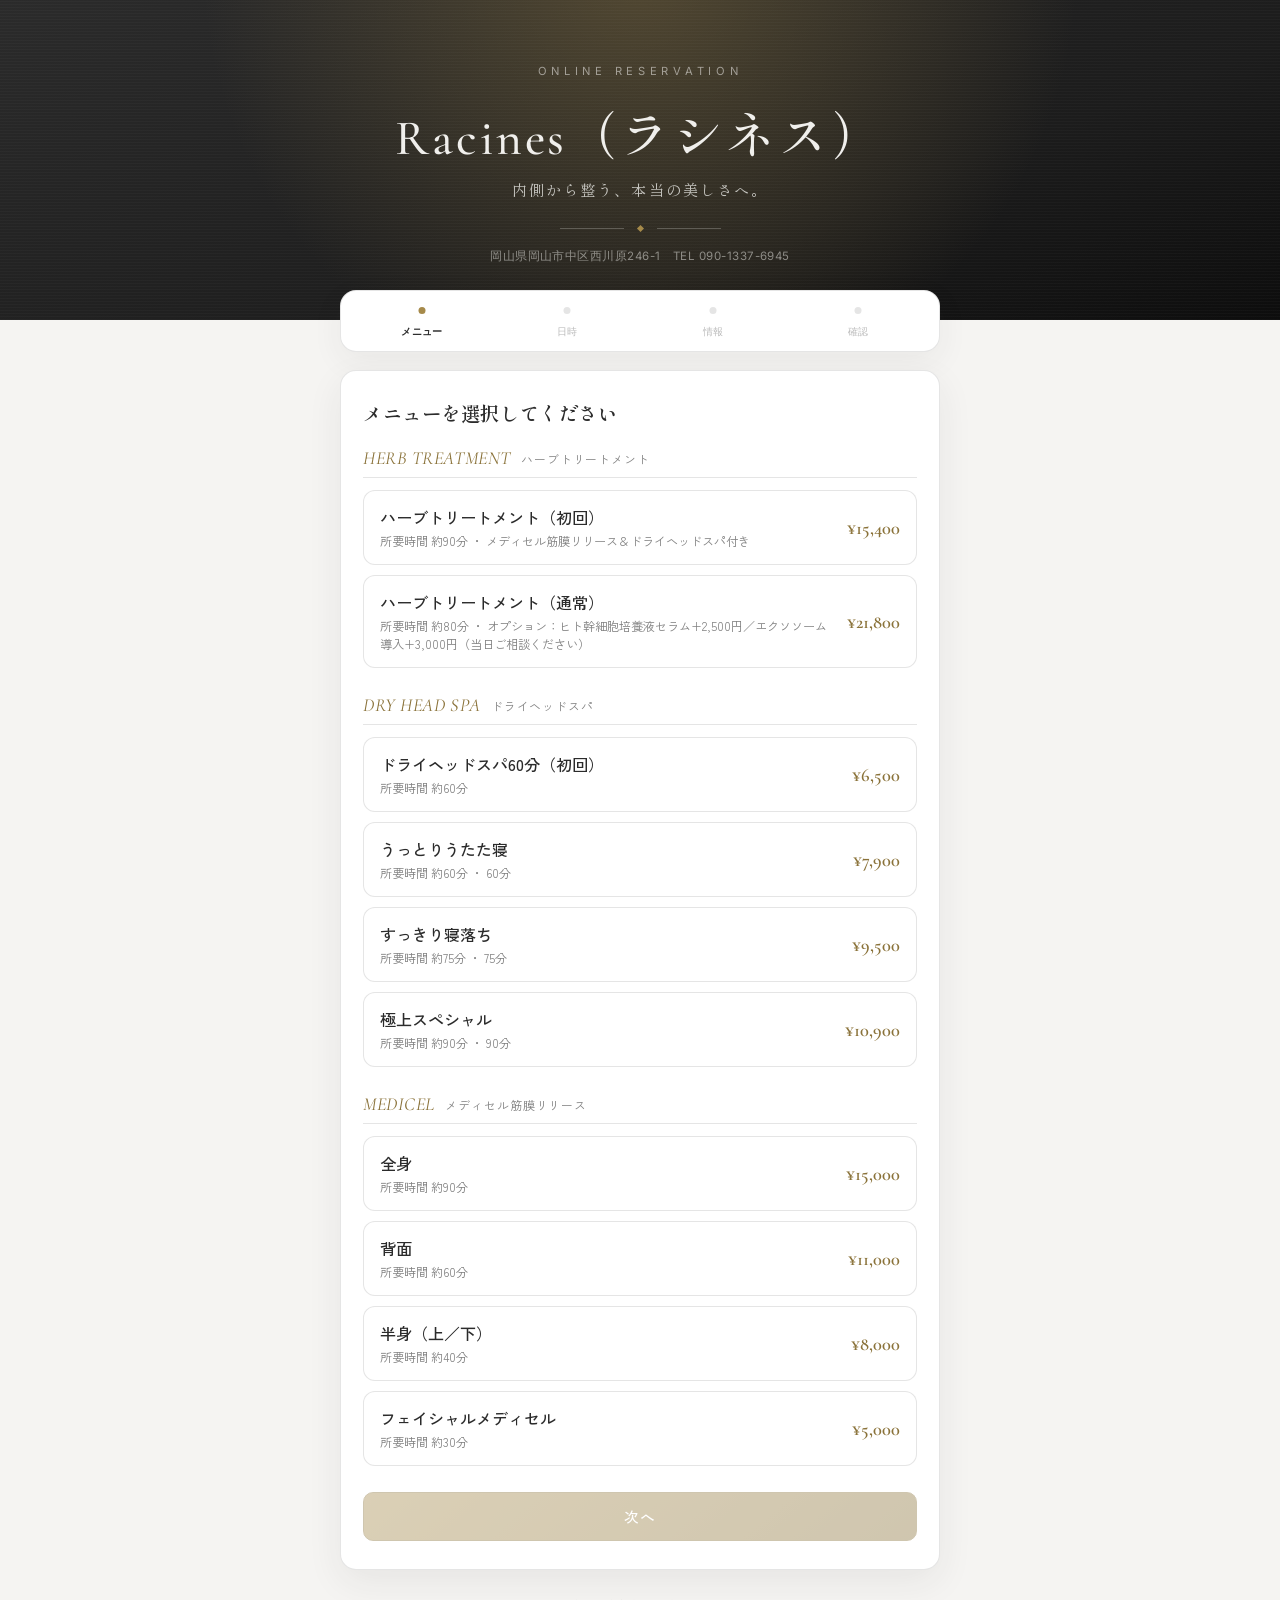
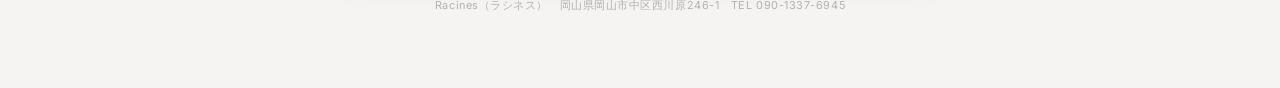
<file: index.html>
<!DOCTYPE html>
<html lang="ja">
<head>
<meta charset="UTF-8">
<meta name="viewport" content="width=device-width, initial-scale=1.0">
<title>ご予約 | SAMPLE HAIR SALON</title>
<link rel="stylesheet" href="style.css">
</head>
<body>
<header class="hero">
  <div class="hero__inner">
    <p class="hero__eyebrow">ONLINE RESERVATION</p>
    <h1 class="hero__name" id="salonName">SALON NAME</h1>
    <p class="hero__tagline" id="salonTagline"></p>
    <div class="hero__divider"><span></span></div>
    <p class="hero__meta" id="salonMeta"></p>
  </div>
</header>

<div class="app">
  <div id="demoBanner" class="demo-banner" style="display:none;">
    デモモードで動作中です（実際のカレンダーには反映されません）。README.mdの手順でGASを接続すると本番連携します。
  </div>

  <nav class="steps" id="steps"></nav>

  <main class="card" id="stepContainer"></main>

  <footer class="app-footer">
    <p id="salonFooterMeta"></p>
  </footer>
</div>

<script src="config.js"></script>
<script src="app.js"></script>
</body>
</html>
</file>
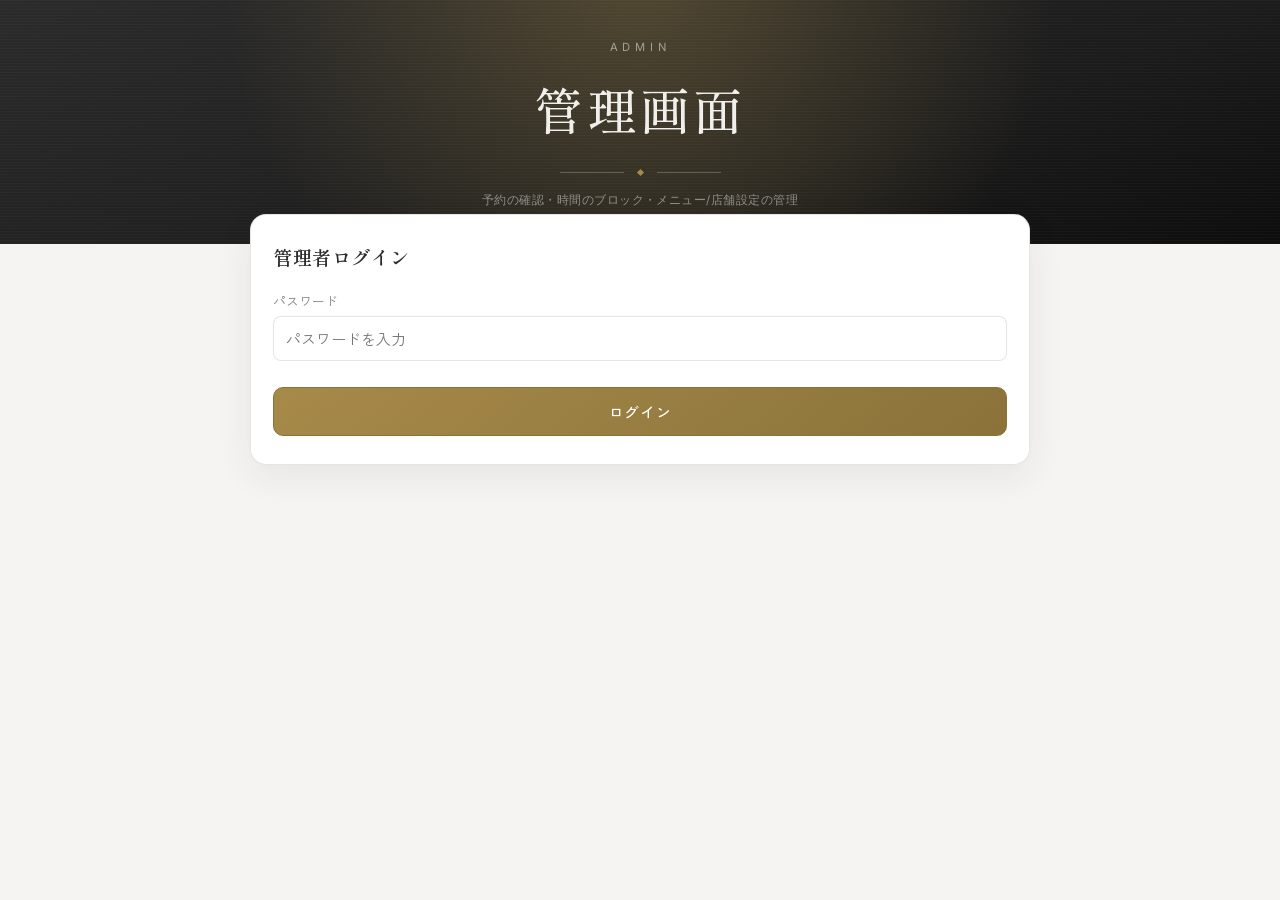
<file: admin.html>
<!DOCTYPE html>
<html lang="ja">
<head>
<meta charset="UTF-8">
<meta name="viewport" content="width=device-width, initial-scale=1.0">
<meta name="robots" content="noindex, nofollow">
<title>管理画面</title>
<link rel="stylesheet" href="style.css">
<link rel="stylesheet" href="admin.css">
</head>
<body>
  <header class="hero hero--admin">
    <div class="hero__inner">
      <p class="hero__eyebrow">ADMIN</p>
      <h1 class="hero__name" id="adminSalonName">管理画面</h1>
      <div class="hero__divider"><span></span></div>
      <p class="hero__meta">予約の確認・時間のブロック・メニュー/店舗設定の管理</p>
    </div>
  </header>

  <div class="app admin-app">
    <div id="demoNotice" class="demo-banner" style="display:none;">
      デモモードのため管理画面は利用できません。config.js の API_URL を設定してください。
    </div>

    <div id="loginScreen" class="card">
      <h2>管理者ログイン</h2>
      <div class="field">
        <label>パスワード</label>
        <input type="password" id="loginPassword" placeholder="パスワードを入力">
      </div>
      <p id="loginError" class="field-error" style="display:none;">パスワードが違います</p>
      <div class="btn-row">
        <button class="btn btn-primary" id="loginBtn">ログイン</button>
      </div>
    </div>

    <div id="dashboard" style="display:none;">
      <nav class="admin-tabs" id="adminTabs">
        <button class="admin-tab active" data-tab="reservations">予約一覧</button>
        <button class="admin-tab" data-tab="block">時間をブロック</button>
        <button class="admin-tab" data-tab="menu">メニュー</button>
        <button class="admin-tab" data-tab="settings">店舗設定</button>
      </nav>
      <main class="card" id="adminContainer"></main>
    </div>
  </div>

  <script src="config.js"></script>
  <script src="admin.js"></script>
</body>
</html>
</file>
<file: style.css>
@import url("https://fonts.googleapis.com/css2?family=Shippori+Mincho:wght@400;500;600;700&family=Cormorant+Garamond:ital,wght@0,400;0,500;1,400&family=Zen+Kaku+Gothic+New:wght@400;500;700&family=Inter:wght@400;500;600;700&display=swap");

:root {
  --bg: #f5f4f2;
  --card: #ffffff;
  --ink: #2b2b2b;
  --ink2: rgba(43, 43, 43, 0.6);
  --ink3: rgba(43, 43, 43, 0.32);
  --ac: #a68a4a;
  --ac-d: #8a7239;
  --ac-soft: rgba(166, 138, 74, 0.1);
  --line: rgba(43, 43, 43, 0.12);
  --danger: #a8443b;
  --radius: 16px;
}

* { box-sizing: border-box; }

body {
  margin: 0;
  background: var(--bg);
  color: var(--ink);
  font-family: "Zen Kaku Gothic New", "Noto Sans JP", sans-serif;
  -webkit-font-smoothing: antialiased;
}

/* ---------- ヒーロー ---------- */
.hero {
  position: relative;
  background:
    radial-gradient(circle at 50% -10%, rgba(166, 138, 74, 0.35), transparent 60%),
    linear-gradient(160deg, #2b2b2b 0%, #1c1c1c 65%, #0d0d0d 100%);
  color: #f0efec;
  padding: 64px 20px 56px;
  text-align: center;
  overflow: hidden;
}

.hero::before {
  content: "";
  position: absolute;
  inset: 0;
  background-image:
    repeating-linear-gradient(0deg, rgba(255,255,255,0.025) 0 1px, transparent 1px 3px);
  pointer-events: none;
}

.hero__inner { position: relative; max-width: 560px; margin: 0 auto; }

.hero__eyebrow {
  font-family: "Inter", sans-serif;
  font-size: 0.7rem;
  letter-spacing: 0.42em;
  color: rgba(240, 239, 236, 0.55);
  margin: 0 0 18px;
  text-transform: uppercase;
}

.hero__name {
  font-family: "Cormorant Garamond", "Shippori Mincho", serif;
  font-weight: 500;
  font-size: clamp(2.2rem, 7vw, 3.1rem);
  letter-spacing: 0.06em;
  margin: 0 0 10px;
}

.hero__tagline {
  font-family: "Shippori Mincho", serif;
  font-size: 0.95rem;
  letter-spacing: 0.14em;
  color: rgba(240, 239, 236, 0.78);
  margin: 0;
}

.hero__divider {
  display: flex;
  align-items: center;
  justify-content: center;
  margin: 26px 0 18px;
}

.hero__divider span {
  width: 5px;
  height: 5px;
  background: var(--ac);
  transform: rotate(45deg);
}

.hero__divider::before,
.hero__divider::after {
  content: "";
  height: 1px;
  width: 64px;
  background: rgba(240, 239, 236, 0.25);
  margin: 0 14px;
}

.hero__meta {
  font-family: "Inter", sans-serif;
  font-size: 0.72rem;
  letter-spacing: 0.04em;
  color: rgba(240, 239, 236, 0.5);
  margin: 0;
}

/* ---------- 本体 ---------- */
.app {
  max-width: 640px;
  margin: -30px auto 0;
  padding: 0 20px 64px;
  position: relative;
}

.demo-banner {
  background: #fdf3e2;
  border: 1px solid #e6c288;
  color: #7a5a10;
  font-size: 0.76rem;
  padding: 10px 16px;
  border-radius: 10px;
  text-align: center;
  margin-bottom: 18px;
}

/* ステップインジケーター */
.steps {
  display: flex;
  justify-content: space-between;
  margin-bottom: 18px;
  gap: 4px;
  background: var(--card);
  border-radius: var(--radius);
  border: 1px solid var(--line);
  padding: 16px 10px 12px;
  box-shadow: 0 10px 32px rgba(43, 43, 43, 0.06);
}

.step-dot {
  flex: 1;
  text-align: center;
  font-size: 0.64rem;
  color: var(--ink3);
  position: relative;
  padding-top: 18px;
  font-family: "Inter", sans-serif;
  letter-spacing: 0.02em;
}

.step-dot::before {
  content: "";
  position: absolute;
  top: 0;
  left: 50%;
  transform: translateX(-50%);
  width: 7px;
  height: 7px;
  border-radius: 50%;
  background: var(--line);
  transition: background 0.25s;
}

.step-dot.done::before,
.step-dot.active::before { background: var(--ac); }

.step-dot.active { color: var(--ink); font-weight: 700; }

/* カード */
.card {
  background: var(--card);
  border-radius: var(--radius);
  border: 1px solid var(--line);
  padding: 28px 22px;
  box-shadow: 0 12px 36px rgba(43, 43, 43, 0.07);
}

.card h2 {
  font-family: "Shippori Mincho", serif;
  font-weight: 600;
  font-size: 1.2rem;
  letter-spacing: 0.03em;
  margin: 0 0 20px;
}

/* メニューカテゴリ */
.menu-category { margin-bottom: 26px; }
.menu-category:last-of-type { margin-bottom: 0; }

.menu-category__head {
  display: flex;
  align-items: baseline;
  gap: 10px;
  margin-bottom: 12px;
  padding-bottom: 8px;
  border-bottom: 1px solid var(--line);
}

.menu-category__en {
  font-family: "Cormorant Garamond", serif;
  font-style: italic;
  font-size: 1.15rem;
  color: var(--ac-d);
  letter-spacing: 0.03em;
}

.menu-category__ja {
  font-size: 0.74rem;
  color: var(--ink2);
  letter-spacing: 0.08em;
}

/* 選択リスト（メニュー・スタッフ） */
.option-list { display: flex; flex-direction: column; gap: 10px; }

.option-item {
  display: flex;
  align-items: center;
  justify-content: space-between;
  gap: 12px;
  padding: 14px 16px;
  border: 1px solid var(--line);
  border-radius: 12px;
  cursor: pointer;
  transition: border-color 0.15s, background 0.15s, box-shadow 0.15s;
  background: #fff;
}

.option-item:hover { border-color: var(--ac); }

.option-item.selected {
  border-color: var(--ac);
  background: var(--ac-soft);
  box-shadow: 0 2px 14px rgba(166, 138, 74, 0.18);
}

.option-item__main { display: flex; flex-direction: column; gap: 3px; flex: 1; }
.option-item__name { font-weight: 500; }
.option-item__meta { font-size: 0.76rem; color: var(--ink2); }
.option-item__price {
  font-family: "Cormorant Garamond", serif;
  font-weight: 600;
  font-size: 1.15rem;
  color: var(--ac-d);
  white-space: nowrap;
}

/* 日時選択（○×の空き状況表） */
.avail-nav {
  display: flex;
  align-items: center;
  justify-content: space-between;
  margin-bottom: 14px;
  gap: 8px;
}

.avail-nav button {
  background: none;
  border: 1px solid var(--line);
  border-radius: 8px;
  padding: 7px 12px;
  cursor: pointer;
  font-size: 0.78rem;
  color: var(--ink);
  font-family: "Inter", sans-serif;
  white-space: nowrap;
}

.avail-nav button:hover:not(:disabled) { border-color: var(--ac); color: var(--ac-d); }
.avail-nav button:disabled { opacity: 0.3; cursor: not-allowed; }

.avail-nav__label {
  font-family: "Inter", sans-serif;
  font-size: 0.72rem;
  color: var(--ink2);
  text-align: center;
}

.avail-scroll {
  overflow-x: auto;
  border: 1px solid var(--line);
  border-radius: 10px;
  -webkit-overflow-scrolling: touch;
}

.avail-table {
  border-collapse: collapse;
  width: 100%;
  min-width: 620px;
  font-family: "Inter", sans-serif;
}

.avail-table th,
.avail-table td {
  border: 1px solid var(--line);
  text-align: center;
  padding: 0;
}

.avail-th-time {
  position: sticky;
  left: 0;
  background: var(--card);
  font-size: 0.72rem;
  color: var(--ink2);
  padding: 8px 10px !important;
  white-space: nowrap;
  z-index: 1;
}

.avail-th {
  background: #f4f3f1;
  padding: 8px 4px !important;
  min-width: 68px;
}

.avail-th__d { display: block; font-size: 1rem; font-weight: 600; line-height: 1.2; }
.avail-th__w { display: block; font-size: 0.66rem; color: var(--ink2); }
.avail-th__closed {
  display: block;
  font-size: 0.6rem;
  color: var(--danger);
  margin-top: 2px;
}

.avail-th.sun .avail-th__d,
.avail-th.sun .avail-th__w { color: var(--danger); }
.avail-th.sat .avail-th__d,
.avail-th.sat .avail-th__w { color: #3d6fa8; }

.avail-td {
  height: 38px;
  font-size: 0.95rem;
  font-weight: 600;
}

.avail-td--open {
  color: var(--ac-d);
  cursor: pointer;
  transition: background 0.12s;
}

.avail-td--open:hover { background: var(--ac-soft); }

.avail-td--closed { color: var(--ink3); font-weight: 400; }

.avail-legend {
  font-size: 0.72rem;
  color: var(--ink2);
  margin: 12px 2px 0;
}

.empty-msg { color: var(--ink2); font-size: 0.85rem; text-align: center; padding: 24px 0; }

/* フォーム */
.field { margin-bottom: 16px; }

.field label { display: block; font-size: 0.8rem; color: var(--ink2); margin-bottom: 6px; }

.field input,
.field textarea {
  width: 100%;
  padding: 11px 12px;
  border: 1px solid var(--line);
  border-radius: 8px;
  font-family: inherit;
  font-size: 0.94rem;
  background: #fff;
  color: var(--ink);
}

.field input:focus,
.field textarea:focus { outline: none; border-color: var(--ac); }

.field textarea { resize: vertical; min-height: 70px; }

.field-error { color: var(--danger); font-size: 0.76rem; margin-top: 4px; display: none; }

.field.invalid input,
.field.invalid textarea { border-color: var(--danger); }

.field.invalid .field-error { display: block; }

/* 確認画面 */
.confirm-list { list-style: none; margin: 0 0 20px; padding: 0; }

.confirm-list li {
  display: flex;
  justify-content: space-between;
  padding: 12px 0;
  border-bottom: 1px solid var(--line);
  font-size: 0.9rem;
  gap: 12px;
}

.confirm-list li span:first-child { color: var(--ink2); flex-shrink: 0; }
.confirm-list li span:last-child { text-align: right; }

.notice {
  font-size: 0.76rem;
  color: var(--ink2);
  background: var(--ac-soft);
  border-radius: 10px;
  padding: 12px 14px;
  margin-bottom: 18px;
  line-height: 1.7;
}

/* 完了画面 */
.done-icon {
  width: 60px;
  height: 60px;
  border-radius: 50%;
  background: linear-gradient(150deg, var(--ac), var(--ac-d));
  color: #fff;
  display: flex;
  align-items: center;
  justify-content: center;
  font-size: 1.7rem;
  margin: 0 auto 20px;
  box-shadow: 0 8px 22px rgba(166, 138, 74, 0.35);
}

.done-title {
  text-align: center;
  font-family: "Shippori Mincho", serif;
  font-size: 1.25rem;
  margin: 0 0 6px;
}

.done-sub { text-align: center; color: var(--ink2); font-size: 0.85rem; margin: 0 0 24px; }

.reservation-id {
  text-align: center;
  font-family: "Cormorant Garamond", serif;
  font-weight: 600;
  letter-spacing: 0.1em;
  font-size: 1.3rem;
  color: var(--ac-d);
  margin-bottom: 24px;
}

/* ボタン */
.btn-row { display: flex; gap: 10px; margin-top: 26px; }

.btn {
  flex: 1;
  padding: 13px 16px;
  border-radius: 10px;
  border: 1px solid var(--line);
  background: #fff;
  color: var(--ink);
  font-family: inherit;
  font-size: 0.92rem;
  font-weight: 500;
  cursor: pointer;
  text-decoration: none;
  text-align: center;
  display: inline-flex;
  align-items: center;
  justify-content: center;
  transition: opacity 0.15s, background 0.15s;
}

.btn:disabled { opacity: 0.4; cursor: not-allowed; }

.btn-primary {
  background: linear-gradient(140deg, var(--ac), var(--ac-d));
  border-color: var(--ac-d);
  color: #fff;
  letter-spacing: 0.04em;
}

.btn-primary:hover:not(:disabled) { filter: brightness(1.06); }

.btn-ghost { flex: 0 0 auto; padding-left: 20px; padding-right: 20px; }

.loading { text-align: center; padding: 24px 0; color: var(--ink2); font-size: 0.85rem; }

/* フッター */
.app-footer {
  text-align: center;
  margin-top: 28px;
  font-family: "Inter", sans-serif;
  font-size: 0.68rem;
  letter-spacing: 0.05em;
  color: var(--ink3);
}

/* ---------- レスポンシブ（スマホ） ---------- */
@media (max-width: 480px) {
  .hero { padding: 48px 16px 44px; }
  .app { padding: 0 12px 48px; }
  .card { padding: 20px 16px; }
  .steps { padding: 12px 4px 10px; }
  .step-dot { font-size: 0.56rem; padding-top: 16px; }
  .option-item { padding: 12px; }
  .btn { padding: 12px 14px; font-size: 0.88rem; }
  .avail-th { min-width: 56px; }
}
</file>
<file: admin.css>
.hero--admin { padding: 40px 20px 36px; }

/* 時間ブロック用グリッド（予約サイトの空き状況表を流用） */
.avail-td--blocked-cell {
  color: var(--ink3);
  cursor: pointer;
  background: rgba(43, 43, 43, 0.05);
}
.avail-td--blocked-cell:hover { background: rgba(43, 43, 43, 0.1); }

.avail-td--reserved-cell {
  color: var(--ac-d);
  background: var(--ac-soft);
  font-weight: 600;
  cursor: default;
}

.avail-td--selected {
  outline: 2px solid var(--ac);
  outline-offset: -2px;
  background: rgba(166, 138, 74, 0.22) !important;
}

.select-bar {
  position: sticky;
  bottom: 12px;
  display: flex;
  flex-wrap: wrap;
  align-items: center;
  justify-content: space-between;
  gap: 10px;
  margin-top: 14px;
  padding: 10px 14px;
  background: var(--ink);
  color: #fff;
  border-radius: 12px;
  box-shadow: 0 10px 30px rgba(0, 0, 0, 0.25);
  font-size: 0.82rem;
}
.select-bar__btns { display: flex; gap: 8px; flex-wrap: wrap; }
.select-bar .btn { flex: none; }
.select-bar .btn-ghost { background: rgba(255, 255, 255, 0.1); border-color: rgba(255, 255, 255, 0.3); color: #fff; }
.select-bar .btn-primary { background: linear-gradient(140deg, var(--ac), var(--ac-d)); border-color: var(--ac-d); }

.admin-app { max-width: 820px; }

.admin-tabs {
  display: flex;
  flex-wrap: wrap;
  gap: 6px;
  margin-bottom: 14px;
}

.admin-tab {
  background: var(--card);
  border: 1px solid var(--line);
  border-radius: 10px;
  padding: 9px 14px;
  font-family: inherit;
  font-size: 0.8rem;
  color: var(--ink2);
  cursor: pointer;
}

.admin-tab:hover { border-color: var(--ac); color: var(--ink); }

.admin-tab.active {
  background: linear-gradient(140deg, var(--ac), var(--ac-d));
  border-color: var(--ac-d);
  color: #fff;
  font-weight: 500;
}

.admin-section-head {
  display: flex;
  align-items: center;
  justify-content: space-between;
  margin-bottom: 18px;
  gap: 10px;
}

.admin-section-head h2 { margin: 0; }

/* 予約テーブル */
.admin-table { width: 100%; border-collapse: collapse; font-size: 0.86rem; }
.admin-table th, .admin-table td {
  text-align: left;
  padding: 10px 8px;
  border-bottom: 1px solid var(--line);
  vertical-align: top;
}
.admin-table th { color: var(--ink2); font-weight: 500; font-size: 0.76rem; }

.badge {
  display: inline-block;
  padding: 2px 8px;
  border-radius: 100px;
  font-size: 0.68rem;
  font-family: "Inter", sans-serif;
}
.badge--reservation { background: var(--ac-soft); color: var(--ac-d); }
.badge--blocked { background: rgba(168, 68, 59, 0.1); color: var(--danger); }

.btn-small {
  flex: none;
  padding: 7px 12px;
  font-size: 0.78rem;
  border-radius: 8px;
}
.btn-danger { border-color: var(--danger); color: var(--danger); background: #fff; }
.btn-danger:hover { background: rgba(168, 68, 59, 0.08); }

/* カテゴリ／メニュー編集 */
.admin-cat {
  border: 1px solid var(--line);
  border-left: 3px solid var(--ac);
  border-radius: 12px;
  padding: 16px;
  margin-bottom: 18px;
  background: #f5f4f2;
}

.admin-cat-head {
  display: flex;
  align-items: flex-end;
  gap: 10px;
  margin-bottom: 14px;
  padding-bottom: 12px;
  border-bottom: 1px solid var(--line);
}

.admin-cat-head__num {
  width: 26px;
  height: 26px;
  border-radius: 50%;
  background: var(--ac-soft);
  color: var(--ac-d);
  font-family: "Cormorant Garamond", serif;
  font-weight: 600;
  font-size: 0.95rem;
  display: flex;
  align-items: center;
  justify-content: center;
  flex-shrink: 0;
  margin-bottom: 2px;
}

.admin-cat-head__fields {
  display: flex;
  gap: 10px;
  flex: 1;
  min-width: 0;
}
.admin-cat-head__fields .admin-item-field { flex: 1; min-width: 0; }
.admin-cat-head__fields input { font-weight: 500; }

.admin-cat-head__count {
  font-size: 0.72rem;
  color: var(--ink2);
  white-space: nowrap;
  margin-bottom: 10px;
  flex-shrink: 0;
}

.cat-collapse { font-size: 0.8rem; }

.admin-item-row {
  border: 1px solid var(--line);
  border-radius: 10px;
  padding: 12px 14px;
  margin-bottom: 10px;
  background: #fff;
}
.admin-item-row input { width: 100%; }

.admin-item-row__top {
  display: flex;
  align-items: flex-end;
  gap: 8px;
  margin-bottom: 10px;
}
.admin-item-row__top .admin-item-field { flex: 1; }

.admin-item-row__bottom {
  display: grid;
  grid-template-columns: 0.8fr 0.9fr 1.6fr;
  gap: 10px;
}

.admin-item-field label {
  display: block;
  font-size: 0.68rem;
  color: var(--ink2);
  margin-bottom: 4px;
}

.admin-item-field input {
  width: 100%;
  padding: 9px 10px;
  border: 1px solid var(--line);
  border-radius: 8px;
  font-family: inherit;
  font-size: 0.88rem;
  background: #fff;
  color: var(--ink);
}
.admin-item-field input:focus { outline: none; border-color: var(--ac); }

.admin-item-field__suffix,
.admin-item-field__prefix {
  display: flex;
  align-items: center;
  border: 1px solid var(--line);
  border-radius: 8px;
  background: #fff;
  overflow: hidden;
}
.admin-item-field__suffix input,
.admin-item-field__prefix input {
  border: none;
  border-radius: 0;
}
.admin-item-field__suffix span,
.admin-item-field__prefix span {
  padding: 0 10px;
  font-size: 0.8rem;
  color: var(--ink2);
  flex-shrink: 0;
}
.admin-item-field__suffix input:focus,
.admin-item-field__prefix input:focus { outline: none; }

.admin-row-2 { display: grid; grid-template-columns: 1fr 1fr; gap: 12px; }
.admin-row-3 { display: grid; grid-template-columns: 1fr 1fr 1fr; gap: 12px; }

.admin-staff-row {
  display: grid;
  grid-template-columns: 1.2fr 1fr auto;
  gap: 8px;
  margin-bottom: 8px;
  align-items: center;
}

.admin-add-btn {
  background: none;
  border: 1px dashed var(--line);
  border-radius: 8px;
  padding: 9px;
  width: 100%;
  color: var(--ink2);
  cursor: pointer;
  font-family: inherit;
  font-size: 0.82rem;
}
.admin-add-btn:hover { border-color: var(--ac); color: var(--ac-d); }

.icon-btn {
  background: none;
  border: none;
  color: var(--ink3);
  cursor: pointer;
  font-size: 1rem;
  padding: 4px 8px;
}
.icon-btn:hover { color: var(--danger); }

.admin-msg {
  font-size: 0.8rem;
  padding: 10px 14px;
  border-radius: 8px;
  margin-bottom: 14px;
}
.admin-msg--ok { background: rgba(60, 130, 80, 0.1); color: #2c6b45; }
.admin-msg--err { background: rgba(168, 68, 59, 0.1); color: var(--danger); }

.weekday-picker { display: flex; gap: 6px; flex-wrap: wrap; }
.weekday-chip {
  padding: 8px 14px;
  border: 1px solid var(--line);
  border-radius: 100px;
  cursor: pointer;
  font-size: 0.82rem;
  background: #fff;
}
.weekday-chip.on {
  background: var(--ac-soft);
  border-color: var(--ac);
  color: var(--ac-d);
  font-weight: 500;
}

@media (max-width: 560px) {
  .admin-item-row__bottom { grid-template-columns: 1fr 1fr; }
  .admin-item-field--desc { grid-column: 1 / -1; }
  .admin-row-2, .admin-row-3 { grid-template-columns: 1fr; }
  .admin-staff-row { grid-template-columns: 1fr 1fr; }
  .admin-tab { padding: 8px 11px; font-size: 0.76rem; }
  .admin-section-head { flex-wrap: wrap; }
}

@media (max-width: 480px) {
  .hero--admin { padding: 32px 14px 28px; }
  .admin-cat-head { flex-wrap: wrap; }
  .admin-cat-head__fields { flex-basis: 100%; order: 3; }
}
</file>
